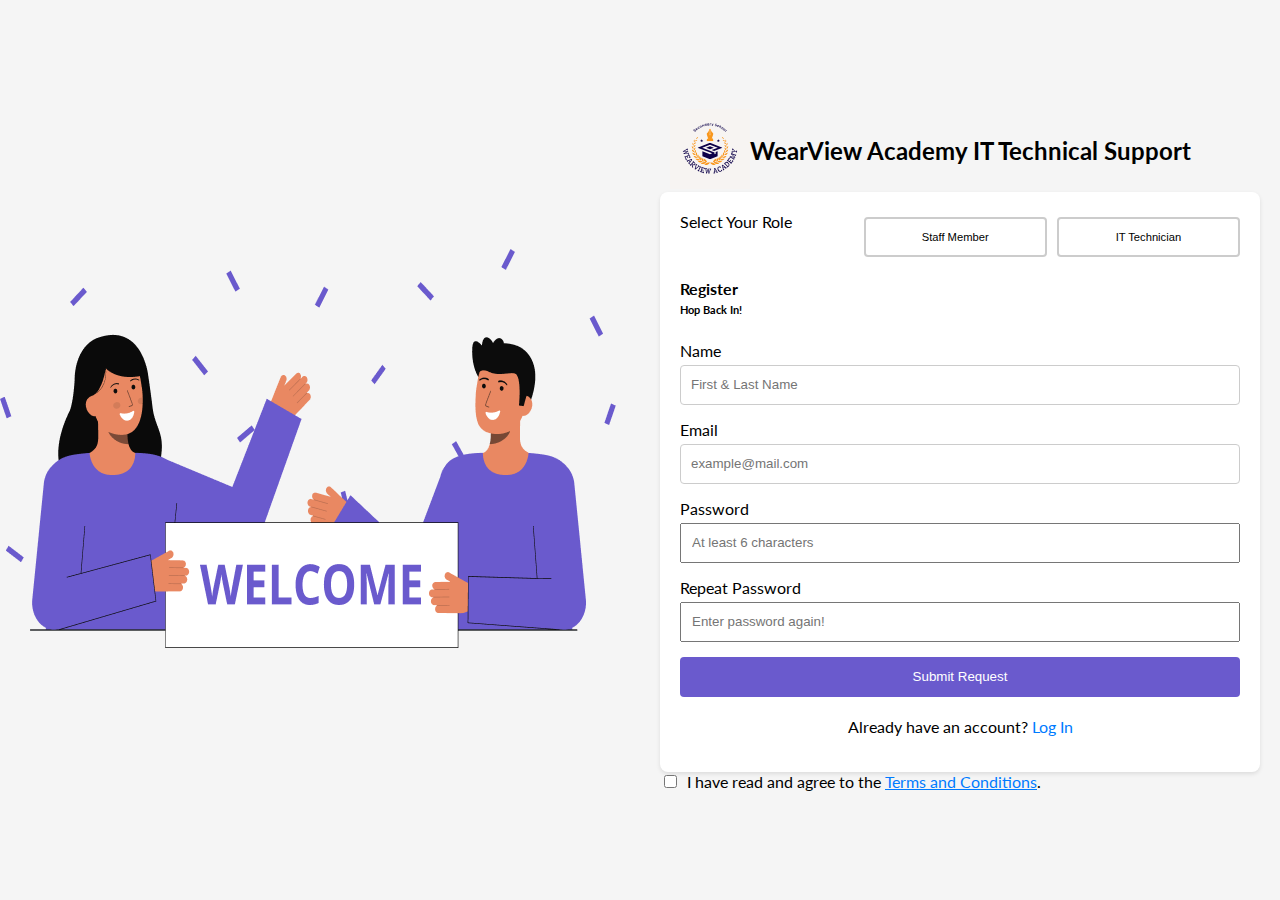
<file: index.html>
<!DOCTYPE html>
<html lang="en">
<head>
    <meta charset="UTF-8">
    <meta name="viewport" content="width=device-width, initial-scale=1.0">
    <title>WearView Academy IT Technical Support - Register</title>
    <link href="https://fonts.googleapis.com/css2?family=Lato:wght@400;600&display=swap" rel="stylesheet">
    <link rel="stylesheet" href="style.css">
</head>
<body>
    <div class="container">
        <div class="image-container">
            <div class="image-section">
                <!-- Place your image here -->
                <img src="../assets/first_image.png" alt="IT Support">
            </div>
        </div>
        <div class="form-container">

            <div class="form-section">
                <div class="header-container">
                    <span class="svg-icon"><img src="../assets/academy_logo.svg" alt="WearView Academy Logo"></span>
                    <h2>WearView Academy IT Technical Support</h2>
                </div>

                <form id="itSupportFormRegister">
                    <div class="form-group role-selection">
                        <label>Select Your Role</label>
                        <button type="button" id="staffMember" class="role-option">Staff Member</button>
                        <button type="button" id="itTechnician" class="role-option">IT Technician</button>
                    </div>                    
                    <div class="registration-container">
                        <h4>Register</h4>
                        <h6>Hop Back In!</h6>
                    </div>
                    <div class="form-group">
                        <label for="name">Name</label>
                        <input type="text" id="name" name="name" required placeholder="First & Last Name">
                    </div>
                    <div class="form-group">
                        <label for="email">Email</label>
                        <input type="email" id="registerEmail" name="email" required placeholder="example@mail.com">
                    </div>
                    <div class="form-group">
                        <label for="password">Password</label>
                        <input type="password" id="registerPassword" name="password" required placeholder="At least 6 characters">
                    </div>
                    <div class="form-group">
                        <label for="repeatPassword">Repeat Password</label>
                        <input type="password" id="repeatPassword" name="repeatPassword" required placeholder="Enter password again!">
                    </div>

                    <button type="submit">Submit Request</button>
                    <p class="login-link">Already have an account? <a href="login.html">Log In</a></p>
                </form>
                <div class="form-group-1">
                    <input type="checkbox" id="terms" name="terms" required>
                    <label for="terms">I have read and agree to the <a href="terms_and_conditions.html">Terms and Conditions</a>.</label>
                </div>
            </div>
        </div>
    </div>
    <script src="script.js"></script>
</body>
</html>
</file>
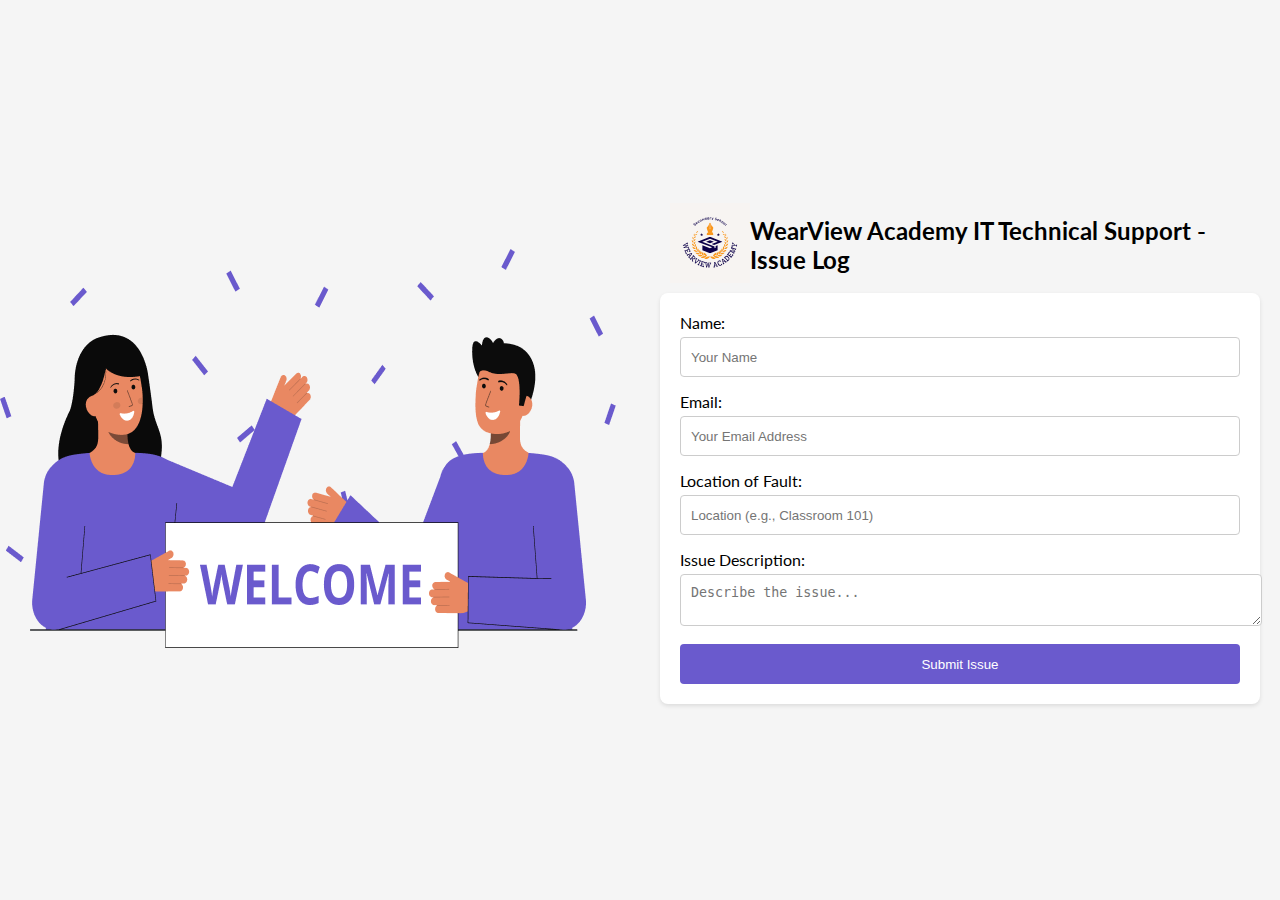
<file: logForm.html>
<!DOCTYPE html>
<html lang="en">
<head>
    <meta charset="UTF-8">
    <meta name="viewport" content="width=device-width, initial-scale=1.0">
    <title>WearView Academy IT Technical Support - Issue Log</title>
    <link href="https://fonts.googleapis.com/css2?family=Lato:wght@400;600&display=swap" rel="stylesheet">
    <link rel="stylesheet" href="style.css">
</head>
<body>
    <div class="container">
        <div class="image-container">
            <div class="image-section">
                <!-- Optionally, place a relevant IT support image here -->
                <img src="../assets/first_image.png" alt="IT Support">
            </div>
        </div>
        <div class="form-container">
            <div class="form-section">
                <div class="header-container">
                    <span class="svg-icon"><img src="../assets/academy_logo.svg" alt="WearView Academy Logo"></span>
                    <h2>WearView Academy IT Technical Support - Issue Log</h2>
                </div>

                <form id="itIssueLogForm">
                    <div class="form-group">
                        <label for="name">Name:</label>
                        <input type="text" id="name" name="name" required placeholder="Your Name">
                    </div>
                    <div class="form-group">
                        <label for="email">Email:</label>
                        <input type="email" id="email" name="email" required placeholder="Your Email Address">
                    </div>
                    <div class="form-group">
                        <label for="location">Location of Fault:</label>
                        <input type="text" id="location" name="location" required placeholder="Location (e.g., Classroom 101)">
                    </div>
                    <div class="form-group">
                        <label for="issueDescription">Issue Description:</label>
                        <textarea id="issueDescription" name="issueDescription" required placeholder="Describe the issue..."></textarea>
                    </div>

                    <button type="submit">Submit Issue</button>
                </form>
            </div>
        </div>
    </div>
    <script src="script.js"></script>
</body>
</html>
</file>
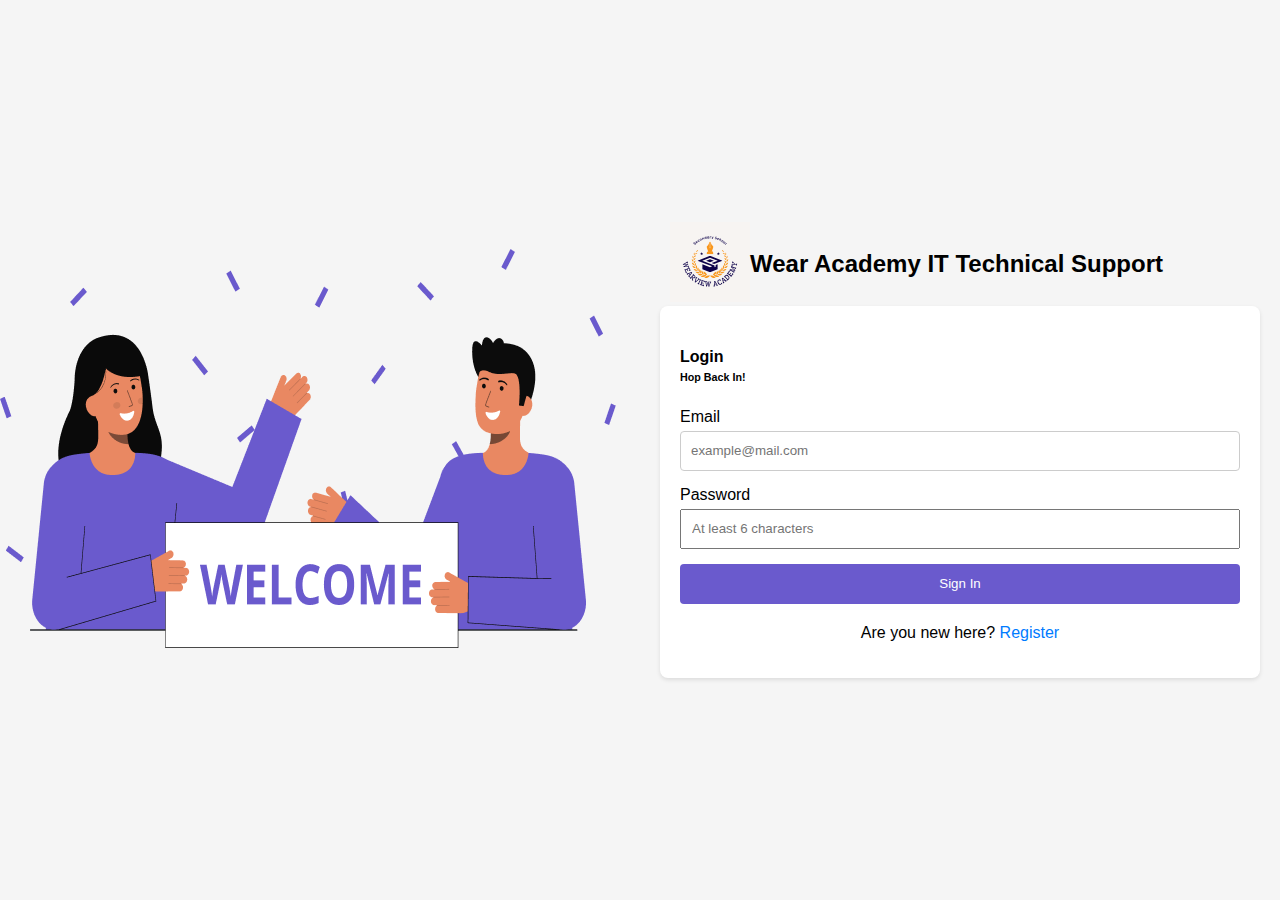
<file: login.html>
<!DOCTYPE html>
<html lang="en">
<head>
    <meta charset="UTF-8">
    <meta name="viewport" content="width=device-width, initial-scale=1.0">
    <title>Wear Academy IT Technical Support - Register</title>
    <link href="https://fonts.googleapis.com/css2?family=Poppins:wght@400;600&display=swap" rel="stylesheet">
    <link rel="stylesheet" href="style.css">
</head>
<body>
    <div class="container">
        <div class="image-container">
            <div class="image-section">
                <!-- Place your image here -->
                <img src="../assets/first_image.png" alt="IT Support">
            </div>
        </div>
        <div class="form-container">

            <div class="form-section">
                <div class="header-container">
                    <span class="svg-icon"><img src="../assets/academy_logo.svg" alt="Wear Academy Logo"></span>
                    <h2>Wear Academy IT Technical Support</h2>
                </div>

                <form id="itSupportFormLogin">
                    <div class="registration-container">
                        <h4>Login</h4>
                        <h6>Hop Back In!</h6>
                    </div>
                    <div class="form-group">
                        <label for="email">Email</label>
                        <input type="email" id="loginEmail" name="email" required placeholder="example@mail.com">
                    </div>
                    <div class="form-group">
                        <label for="password">Password</label>
                        <input type="password" id="loginPassword" name="password" required placeholder="At least 6 characters">
                    </div>

                    <button type="submit">Sign In</button>
                    <p class="login-link">Are you new here? <a href="index.html">Register</a></p>
                </form>
            </div>
        </div>
    </div>
    <script src="script.js"></script>
</body>
</html>
</file>
<file: style.css>
body {
    font-family: 'Lato', Arial, sans-serif;
    margin: 0;
    padding: 20px;
    background-color: #f5f5f5;
}

.container {
    display: flex;
    align-items: flex-start;
    justify-content: center;
    flex-wrap: wrap; /* Allows items to wrap on smaller screens */
}
/* *********** Header styling ************* */
.header-container {
    display: flex;
    align-items: center; /* Centers the items vertically */
}

.registration-container h4 {
    margin-bottom: 5px; /* Adds 10px space below the h4 */
}

.registration-container h6 {
    margin-top: 0; /* Removes any default top margin from the h6 */
}


.svg-icon img {
    height: 80px; /* Or whatever size fits your design */
    width: auto; /* Maintains the aspect ratio */
    margin-left: 10px; /* Adjust space between the text and the logo as needed */
}

/* *********** Image styling ************* */
.image-container {
    flex: 1; /* Each takes up equal width */
    height: 100vh;
    display: flex;
    justify-content: center; /* Center content horizontally */
    align-items: center; /* Center content vertically */   
}

.image-section {
    flex: 1; /* Each takes up equal width */
    min-width: 300px; /* Minimum width before wrapping */
}

.image-section img {
    max-width: 100%;
    height: auto;
    border-radius: 8px; /* Optional, for styling */
}

/* *********** Form styling ************* */
.form-container {
    flex: 1; /* Each takes up equal width */
    height: 100vh;
    display: flex;
    justify-content: center; /* Center content horizontally */
    align-items: center; /* Center content vertically */   
}

.form-section {
    flex: 1; /* Each takes up equal width */
    min-width: 300px; /* Minimum width before wrapping */
}

.form-section {
    padding: 20px;
}

/* Existing styles for form elements */
form {
    background: #fff;
    padding: 20px;
    border-radius: 8px;
    box-shadow: 0 2px 4px rgba(0,0,0,0.1);
}

.form-group {
    margin-bottom: 15px;
}

label {
    display: block;
    margin-bottom: 5px;
}

input[type="text"],
input[type="email"],
textarea {
    width: 100%;
    padding: 10px;
    border: 1px solid #ccc;
    border-radius: 4px;
}

/* *********** Button styling ************* */
button {
    background-color: #6a5acd;
    color: white;
    padding: 10px 15px;
    border: none;
    border-radius: 4px;
    cursor: pointer;
}

button:hover {
    background-color: #6a5acd;
}

/* ************* Role selection ****************  */

.role-selection {
    display: flex; /* Ensures the buttons are on the same line */
    gap: 10px; /* Optional: Adjusts the space between buttons */
}

.role-option {
    max-width: 400px; /* Sets the maximum width of each button */
    white-space: nowrap; /* Prevents the text from wrapping */
    overflow: hidden; /* Hides text that overflows the button's width */
    text-overflow: ellipsis; /* Adds an ellipsis to text that overflows */
    background-color: white;
    color: black;
    border: 2px solid #ccc;
    padding: 5px;
    outline: none;
    cursor: pointer;
    font-size: 0.7rem; /* Adjust the font size to try and fit text */
}

.role-option.selected {
    background-color: #6a5acd; /* Background color for selected button */
    color: white; /* Text color for selected button */
    border-color: #6a5acd; /* Border color for selected button */
}


/* Style for form inputs, button, and role options */
.form-group label,
.form-group input,
button {
    display: block; /* Makes elements block-level for width control */
    width: 100%; /* Ensures full width */
    box-sizing: border-box; /* Includes padding and border in the element's total width and height */
}

.form-group input,
button {
    height: 40px; /* Sets a standard height for inputs, role options, and button */
    padding: 0 10px; /* Adds some padding inside elements */
    margin-top: 5px; /* Adds a little space between label and input/role options */
}


/* Login */

.login-link {
    font-family: 'Lato', sans-serif;
    margin-top: 20px; /* Adjust as needed */
    text-align: center;
}

.login-link a {
    color: #007bff; /* Adjust the color to fit your design */
    text-decoration: none; /* Optional: removes underline */
}

.login-link a:hover {
    text-decoration: underline; /* Adds underline on hover for better UX */
}


/* This styles the container span around the checkbox and label */
.form-group-1 {
    display: flex;
    align-items: center; /* This vertically centers the checkbox and label */
}

/* Style for the checkbox and label to ensure they are on the same line */
.form-group-1 input[type="checkbox"] {
    margin-right: 10px; /* Adds some space between the checkbox and the label */
}

.form-group-1 label {
    margin: 0; /* Removes any default margin */
    display: inline; /* Ensures the label does not break onto a new line */
}

/* Continue with existing styles */
.form-group-1 a {
    color: #007bff;
    text-decoration: underline;
}

.form-group-1 a:hover {
    text-decoration: none;
}

/* Dashboard */
body, html {
    margin: 0;
    padding: 0;
    width: 100%;
    height: 100%;
}

.dashboard {
    position: relative;
    width: 100%;
    height: 100vh;
    box-sizing: border-box; /* Ensures padding does not add to the total width */
}

 /* navbar  */
.navbar {
    position: absolute;
    top: 0;
    left: 0;
    width: 15vw;
    height: 100vh;
    display: flex;
    flex-direction: column;
    align-items: center;
    justify-content: space-between; /* Adjusts content to each end */
    background-color: #6a5acd;
    padding: 20px; /* Adds space inside the navbar for any content */
    box-sizing: border-box;

}

.navbar-icons {
    display: flex;
    flex-direction: column; /* Stack icons vertically */
    justify-content: space-between;
    height: 100%; /* Top 30% of the navbar */
    width: 100%; /* Adjust width as needed */

}




.icon-btn {
    display: flex; /* Aligns items in a row */
    align-items: center; /* Centers items vertically */
    justify-content: center; /* Centers items horizontally, adjust if you prefer left alignment */
    background: none;
    border: 1px solid white; /* Adds a white border around the button */
    border-radius: 10px; /* Applies rounded corners to the button */
    cursor: pointer;
    color: white; /* Default icon color */
    width: 100%; /* Ensures the button fills its container */
    margin-bottom: 8px; /* Adds space between buttons */
    font-size: 12px; /* Adjusts the font size of the text */
    padding: 5px; /* Adjusts padding for aesthetics */
    transition: background-color 0.3s ease; /* Smooth transition for background color change */
}

.icon-btn:hover {
    color: #95d5b2;
}

.icon-btn:focus, .icon-btn.active {
    color: #95d5b2 /* Change icon color to purple when selected or hovered */
}

.icon-btn i {
    margin-right: 8px; /* Adds spacing between the icon and the text */
    font-size: 18px; /* Adjust size as needed */
}

.user-profile {
    display: flex;
    align-items: center; /* Center items vertically */
    justify-content: center; /* Center content horizontally, adjust as needed */
    color: white; /* Text and icon color */
    width: 100%; /* Ensures the div fills the width of its container */
    margin-bottom: 20px; /* Adds space between the user profile and the first icon */
    font-size: 16px; /* Adjusts the font size of the text */
}

.user-profile i {
    margin-right: 8px; /* Creates space between the icon and the username */
}

/* section  */
.section {
    position: absolute;
    background-color: #f4f4f4; /* Example color */
    padding: 20px; /* Adds padding inside sections */
    box-sizing: border-box; /* Ensures padding does not add to the total width and height */
}

/* section 1  */

.section-1 {
    top: 0;
    left: 15vw;
    width: 60vw;
    height: 10vh;

    margin-bottom: 20px; /* Adds space below section-1 */
    display: flex;
    justify-content: space-around; /* Adjust as needed to fit content */
    align-items: center;
    padding: 20px; /* Consider reducing or adjusting if content needs more space */
    box-sizing: border-box;
}

.section-1a {
    width: 40%; /* Adjusted to your preference */
    display: flex;
    flex-direction: column;
    justify-content: center;
    align-items: flex-start; /* Aligns content to the start */
    padding: 10px; /* Adjust padding as needed */
    box-sizing: border-box; /* Ensures padding and border are included in width */
}

.section-1b {
    width: 60%;
    display: flex;
    align-items: center;
    padding: 30px;

    justify-content: center; /* Horizontally centers search bar within .section-1b */
}

#searchBar {
    width: 100%;
    padding: 10px;
    border-radius: 20px; /* Adds rounded edges to the search bar */
    border: 1px solid #ccc; /* Adds a light border to the search bar */
    outline: none; /* Removes the default focus outline */
}

/* section 2  */
.section-2 {
    display: flex; /* Enables Flexbox layout */
    flex-wrap: wrap; /* Allows cards to wrap onto the next line */
    justify-content: space-around; /* Spaces out cards evenly */
    align-items: flex-start; /* Aligns items at the start of the section */
    top: 10vh;
    left: 15vw;
    width: 60vw;
    height: 40vh;
    padding: 5px; /* Padding inside section for spacing around cards */
    box-sizing: border-box; /* Ensures padding is included in width/height calculation */
    margin-bottom: 5px;
}

/* Adjusted .card with flexible width and max-width */
.card {
    flex: 1 1 20%; /* Allows flex-grow and flex-shrink with a basis of 40% */
    max-width: calc(50% - 40px); /* Ensures no more than 2 cards fit in one row, accounting for margin */
    display: flex;
    flex-direction: column-reverse;
    align-items: center;
    justify-content: center;
    margin: 10px;
    padding: 10px;
    background-color: #f0f0f0;
    border-radius: 10px;
    box-shadow: 0 2px 4px rgba(0,0,0,0.1);
    height: auto; /* Allows card height to adjust based on content */
    border: 2px solid #69619c;
}

.card {
    display: flex;
    flex-direction: column;
    align-items: center;
    justify-content: center;
    width: 30%; /* Adjust based on preference and available space */
    margin: 10px; /* Provides space between cards */
    padding: 10px;
    background-color: #f0f0f0; /* Light grey background */
    border-radius: 10px; /* Rounded corners for cards */
    box-shadow: 0 2px 4px rgba(0,0,0,0.1); /* Subtle shadow for depth */
}

.card i {
    font-size: 24px; /* Icon size, adjust as needed */
    margin-bottom: 10px; /* Space between icon and text */
}

.card p {
    font-size: 14px; /* Text size, adjust as needed */
    margin-bottom: 0px; /* Space between text and number */
}

.card h3 {
    font-size: 14px; /* Number size, adjust as needed */
}

/* section 3  */
.section-3 {
    top: 0;
    left: 77vw; /* Adjusted to prevent overflow due to padding */
    width: 20vw; /* Adjusted to account for left position and padding */
    height: 35vh;
    margin-bottom: 20px; /* Adds space below section-3 */
}


/* section 4  */
.section-4 {
    top: 50vh;
    left: 15vw;
    width: 83vw; /* Adjusted to fill the remaining space correctly */
    height: 60vh;
}

.section-4 table {
    width: 100%; /* Full width of its container */
    border-collapse: collapse; /* Removes space between borders */
    box-shadow: 0 2px 4px rgba(0,0,0,0.1); /* Soft shadow around the table for depth */
}

.section-4 th, .section-4 td {
    text-align: left; /* Aligns text to the left */
    padding: 12px; /* Increased padding for better spacing */
    border-bottom: 1px solid #ddd; /* Adds a subtle bottom border to each cell */
}

.section-4 th {
    background-color: #a299dc; /* Consistent with your color scheme */
    color: white; /* Ensures header text is white */
    font-size: 16px; /* Slightly larger font for headers */
}

.section-4 td {
    color: #333; /* Darker text color for better readability */
    font-size: 14px; /* Slightly smaller font for content */
}

/* Alternating row colors for better readability */
.section-4 tr:nth-child(odd) {
    background-color: #efefef;
}

.section-4 tr:nth-child(even) {
    background-color: #ffffff;
}

/* Hover effect for rows */
.section-4 tr:hover {
    background-color: #e1e1e1;
    cursor: pointer;
}






/* *********** Responsiveness ************* */
/* For tablets (devices with max width of 768px) */
@media (max-width: 768px) {
    .container, .form-container, .image-container {
        flex-direction: column; /* Stack elements vertically */
        align-items: center; /* Center-align the child elements */
        padding: 10px; /* Adjust padding for smaller screens */
    }

    .image-container, .form-container {
        height: auto; /* Adjust height for a vertical layout */
        width: 100%; /* Use full width of the viewport */
    }

    .image-section, .form-section {
        min-width: auto; /* Remove minimum width constraint */
        width: 90%; /* Use most of the viewport width with some margin */
    }

    .navbar {
        width: 20vw; /* Adjust navbar width on tablets */
    }

    .section-1, .section-2, .section-3 {
        left: 20vw; /* Adjust left positioning to align with the navbar width */
        width: 80vw; /* Adjust section widths to fill the remaining viewport */
    }

    .section-3 {
        left: 20vw; /* Align with the adjusted navbar width */
        width: 80vw; /* Take up the remaining space */
    }

    /* Adjust font sizes and icon sizes for better readability on tablets */
    .icon-btn i, .user-profile i {
        font-size: 16px; /* Smaller icons */
    }

    .icon-btn span, .user-profile span {
        font-size: 14px; /* Smaller text */
    }

    .section-4 table, .section-4 th, .section-4 td {
        display: block;
    }

    .section-4 th, .section-4 td {
        width: 100%; /* Each cell takes full width */
        text-align: right; /* Adjusts text alignment */
        padding-left: 50%; /* Adds padding to separate text from the edge */
        position: relative;
    }

    .section-4 td::before {
        content: attr(data-label); /* Uses data-label attribute value as content */
        position: absolute;
        left: 0;
        width: 50%; /* Allocates width for the label */
        padding-left: 8px; /* Padding for the label */
        font-weight: bold; /* Makes the label bold */
        text-align: left; /* Aligns the label text to the left */
    }
}

/* For mobile devices (devices with max width of 480px) */
@media (max-width: 480px) {
    .container, .form-container, .image-container {
        padding: 5px; /* Reduce padding further for very small screens */
    }

    .image-section, .form-section {
        width: 100%; /* Use the entire width of the viewport */
    }

    /* Adjust text, input, and button sizes for better readability and usability on mobile */
    .form-group input, .form-group textarea, button {
        font-size: 14px; /* Increase font size for readability */
        padding: 12px; /* Increase padding for easier interaction */
    }

    .role-option {
        font-size: 12px; /* Adjust font size for smaller screens */
        padding: 8px; /* Adjust padding for space efficiency */
    }

    .navbar {
        width: 25vw; /* Increase width for better touch targets */
        padding: 10px; /* Adjust padding for space efficiency */
    }

    .section-1, .section-2, .section-3 {
        left: 25vw; /* Adjust to new navbar width */
        width: 75vw; /* Adjust section widths for mobile layout */
    }

    .section-3 {
        left: 25vw; /* Ensure alignment with navbar */
        width: 75vw; /* Adjust for mobile screen */
    }

    .icon-btn, .user-profile {
        flex-direction: row; /* Ensure icon and text are inline */
    }

    .icon-btn i, .user-profile i {
        font-size: 14px; /* Adjust icon size for mobile */
    }

    .icon-btn span, .user-profile span {
        font-size: 12px; /* Adjust text size for mobile */
    }
}
</file>
